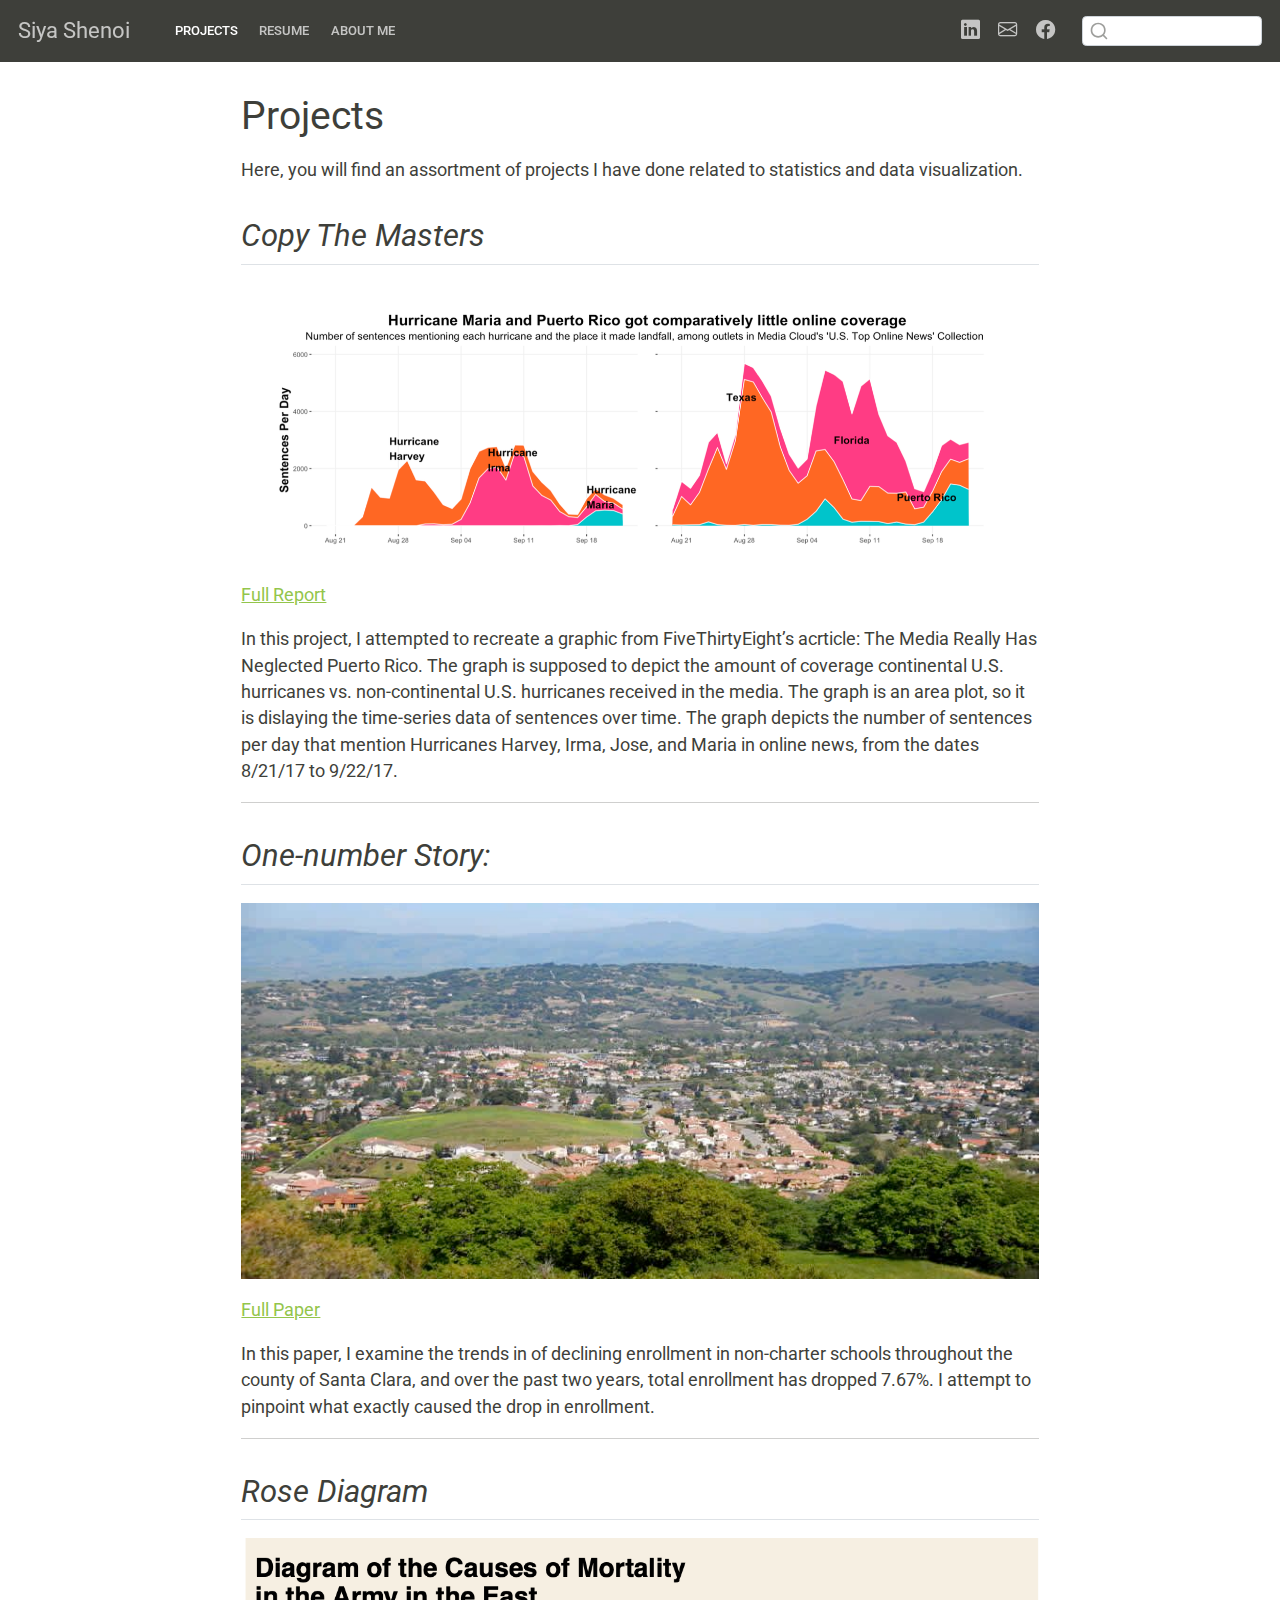
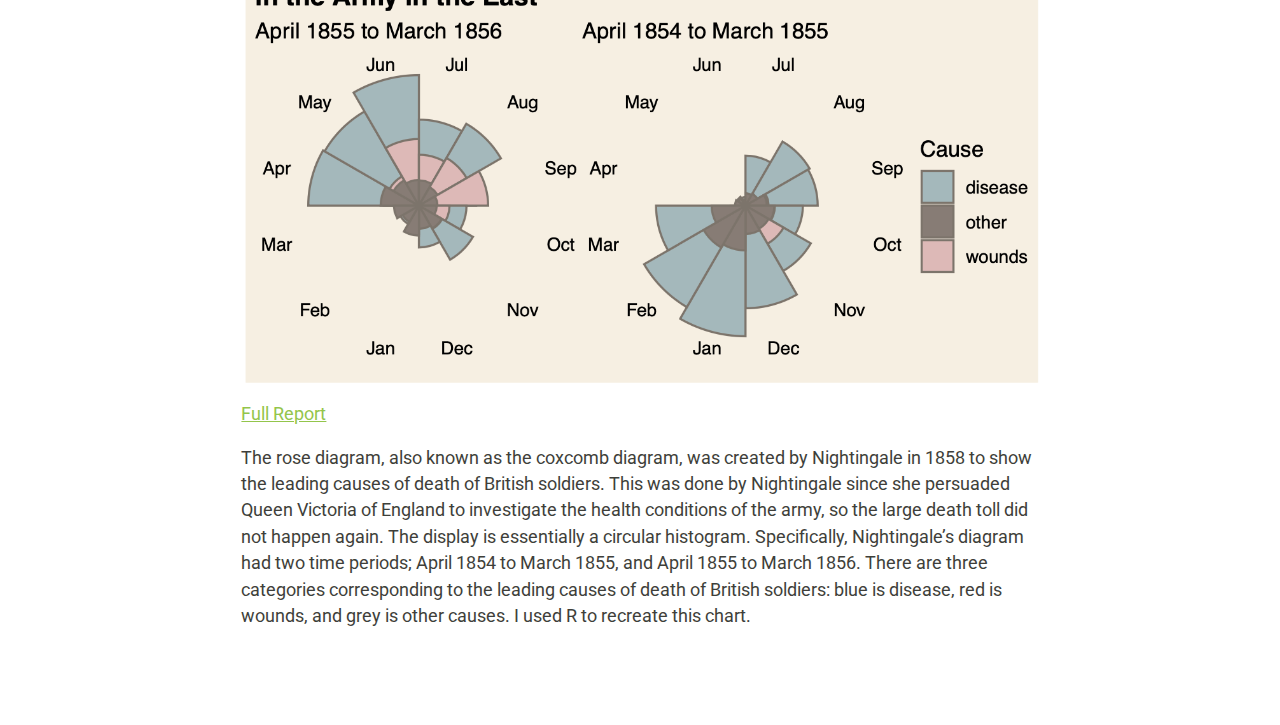
<file: docs/projects/index.html>
<!DOCTYPE html>
<html xmlns="http://www.w3.org/1999/xhtml" lang="en" xml:lang="en"><head>

<meta charset="utf-8">
<meta name="generator" content="quarto-1.2.313">

<meta name="viewport" content="width=device-width, initial-scale=1.0, user-scalable=yes">


<title>Siya Shenoi - Projects</title>
<style>
code{white-space: pre-wrap;}
span.smallcaps{font-variant: small-caps;}
div.columns{display: flex; gap: min(4vw, 1.5em);}
div.column{flex: auto; overflow-x: auto;}
div.hanging-indent{margin-left: 1.5em; text-indent: -1.5em;}
ul.task-list{list-style: none;}
ul.task-list li input[type="checkbox"] {
  width: 0.8em;
  margin: 0 0.8em 0.2em -1.6em;
  vertical-align: middle;
}
</style>


<script src="../site_libs/quarto-nav/quarto-nav.js"></script>
<script src="../site_libs/clipboard/clipboard.min.js"></script>
<script src="../site_libs/quarto-search/autocomplete.umd.js"></script>
<script src="../site_libs/quarto-search/fuse.min.js"></script>
<script src="../site_libs/quarto-search/quarto-search.js"></script>
<meta name="quarto:offset" content="../">
<link href="../heart-fill (1).svg" rel="icon" type="image/svg+xml">
<script src="../site_libs/quarto-html/quarto.js"></script>
<script src="../site_libs/quarto-html/popper.min.js"></script>
<script src="../site_libs/quarto-html/tippy.umd.min.js"></script>
<script src="../site_libs/quarto-html/anchor.min.js"></script>
<link href="../site_libs/quarto-html/tippy.css" rel="stylesheet">
<link href="../site_libs/quarto-html/quarto-syntax-highlighting.css" rel="stylesheet" id="quarto-text-highlighting-styles">
<script src="../site_libs/bootstrap/bootstrap.min.js"></script>
<link href="../site_libs/bootstrap/bootstrap-icons.css" rel="stylesheet">
<link href="../site_libs/bootstrap/bootstrap.min.css" rel="stylesheet" id="quarto-bootstrap" data-mode="light">
<script id="quarto-search-options" type="application/json">{
  "location": "navbar",
  "copy-button": false,
  "collapse-after": 3,
  "panel-placement": "end",
  "type": "textbox",
  "limit": 20,
  "language": {
    "search-no-results-text": "No results",
    "search-matching-documents-text": "matching documents",
    "search-copy-link-title": "Copy link to search",
    "search-hide-matches-text": "Hide additional matches",
    "search-more-match-text": "more match in this document",
    "search-more-matches-text": "more matches in this document",
    "search-clear-button-title": "Clear",
    "search-detached-cancel-button-title": "Cancel",
    "search-submit-button-title": "Submit"
  }
}</script>


</head>

<body class="nav-fixed fullcontent">

<div id="quarto-search-results"></div>
  <header id="quarto-header" class="headroom fixed-top">
    <nav class="navbar navbar-expand-lg navbar-dark ">
      <div class="navbar-container container-fluid">
      <div class="navbar-brand-container">
    <a class="navbar-brand" href="../index.html">
    <span class="navbar-title">Siya Shenoi</span>
    </a>
  </div>
          <button class="navbar-toggler" type="button" data-bs-toggle="collapse" data-bs-target="#navbarCollapse" aria-controls="navbarCollapse" aria-expanded="false" aria-label="Toggle navigation" onclick="if (window.quartoToggleHeadroom) { window.quartoToggleHeadroom(); }">
  <span class="navbar-toggler-icon"></span>
</button>
          <div class="collapse navbar-collapse" id="navbarCollapse">
            <ul class="navbar-nav navbar-nav-scroll me-auto">
  <li class="nav-item">
    <a class="nav-link active" href="../projects/index.html" aria-current="page">
 <span class="menu-text">Projects</span></a>
  </li>  
  <li class="nav-item">
    <a class="nav-link" href="../resume/index.html">
 <span class="menu-text">resume</span></a>
  </li>  
  <li class="nav-item">
    <a class="nav-link" href="../about.html">
 <span class="menu-text">About Me</span></a>
  </li>  
</ul>
            <ul class="navbar-nav navbar-nav-scroll ms-auto">
  <li class="nav-item compact">
    <a class="nav-link" href="https://www.linkedin.com/in/siyashenoi"><i class="bi bi-linkedin" role="img">
</i> 
 <span class="menu-text"></span></a>
  </li>  
  <li class="nav-item compact">
    <a class="nav-link" href="mailto:mail.ssshenoi@calpoly.edu"><i class="bi bi-envelope" role="img" aria-label="email">
</i> 
 <span class="menu-text"></span></a>
  </li>  
  <li class="nav-item compact">
    <a class="nav-link" href="https://www.facebook.com/siya.shenoi.7/"><i class="bi bi-facebook" role="img">
</i> 
 <span class="menu-text"></span></a>
  </li>  
</ul>
              <div id="quarto-search" class="" title="Search"></div>
          </div> <!-- /navcollapse -->
      </div> <!-- /container-fluid -->
    </nav>
</header>
<!-- content -->
<div id="quarto-content" class="quarto-container page-columns page-rows-contents page-layout-article page-navbar">
<!-- sidebar -->
<!-- margin-sidebar -->
    
<!-- main -->
<main class="content" id="quarto-document-content">

<header id="title-block-header" class="quarto-title-block default">
<div class="quarto-title">
<h1 class="title">Projects</h1>
</div>



<div class="quarto-title-meta">

    
  
    
  </div>
  

</header>

<p>Here, you will find an assortment of projects I have done related to statistics and data visualization.</p>
<section id="copy-the-masters" class="level2">
<h2 class="anchored" data-anchor-id="copy-the-masters"><em>Copy The Masters</em></h2>
<p><img src="Screenshot 2023-06-09 at 7.19.58 PM.png" style="height: 100%; width: 100%; object-fit: contain"></p>
<p><a href="https://app.luminpdf.com/viewer/6484177785daea0628fd0001" target="_blank">Full Report</a></p>
<p>In this project, I attempted to recreate a graphic from FiveThirtyEight’s acrticle: The Media Really Has Neglected Puerto Rico. The graph is supposed to depict the amount of coverage continental U.S. hurricanes vs.&nbsp;non-continental U.S. hurricanes received in the media. The graph is an area plot, so it is dislaying the time-series data of sentences over time. The graph depicts the number of sentences per day that mention Hurricanes Harvey, Irma, Jose, and Maria in online news, from the dates 8/21/17 to 9/22/17.</p>
<hr>
</section>
<section id="one-number-story" class="level2">
<h2 class="anchored" data-anchor-id="one-number-story"><em>One-number Story:</em></h2>
<p><img src="Santa-Clara-County.jpg" style="height: 100%; width: 100%; object-fit: contain"></p>
<p><a href="https://docs.google.com/document/d/14A3SddvCw8xrXrUSGgHEv2TWs2urB0Oi5I6SU6ubyJs/edit">Full Paper</a></p>
<p>In this paper, I examine the trends in of declining enrollment in non-charter schools throughout the county of Santa Clara, and over the past two years, total enrollment has dropped 7.67%. I attempt to pinpoint what exactly caused the drop in enrollment.</p>
<hr>
</section>
<section id="rose-diagram" class="level2">
<h2 class="anchored" data-anchor-id="rose-diagram"><em>Rose Diagram</em></h2>
<p><img src="Screenshot 2023-06-09 at 7.16.53 PM.png" style="height: 100%; width: 100%; object-fit: contain"></p>
<p><a href="https://app.luminpdf.com/viewer/6484171585daea0628fcf5cfhttps://app.luminpdf.com/viewer/6484171585daea0628fcf5cf" target="_blank">Full Report</a></p>
<p>The rose diagram, also known as the coxcomb diagram, was created by Nightingale in 1858 to show the leading causes of death of British soldiers. This was done by Nightingale since she persuaded Queen Victoria of England to investigate the health conditions of the army, so the large death toll did not happen again. The display is essentially a circular histogram. Specifically, Nightingale’s diagram had two time periods; April 1854 to March 1855, and April 1855 to March 1856. There are three categories corresponding to the leading causes of death of British soldiers: blue is disease, red is wounds, and grey is other causes. I used R to recreate this chart.</p>


</section>

</main> <!-- /main -->
<script id="quarto-html-after-body" type="application/javascript">
window.document.addEventListener("DOMContentLoaded", function (event) {
  const toggleBodyColorMode = (bsSheetEl) => {
    const mode = bsSheetEl.getAttribute("data-mode");
    const bodyEl = window.document.querySelector("body");
    if (mode === "dark") {
      bodyEl.classList.add("quarto-dark");
      bodyEl.classList.remove("quarto-light");
    } else {
      bodyEl.classList.add("quarto-light");
      bodyEl.classList.remove("quarto-dark");
    }
  }
  const toggleBodyColorPrimary = () => {
    const bsSheetEl = window.document.querySelector("link#quarto-bootstrap");
    if (bsSheetEl) {
      toggleBodyColorMode(bsSheetEl);
    }
  }
  toggleBodyColorPrimary();  
  const icon = "";
  const anchorJS = new window.AnchorJS();
  anchorJS.options = {
    placement: 'right',
    icon: icon
  };
  anchorJS.add('.anchored');
  const clipboard = new window.ClipboardJS('.code-copy-button', {
    target: function(trigger) {
      return trigger.previousElementSibling;
    }
  });
  clipboard.on('success', function(e) {
    // button target
    const button = e.trigger;
    // don't keep focus
    button.blur();
    // flash "checked"
    button.classList.add('code-copy-button-checked');
    var currentTitle = button.getAttribute("title");
    button.setAttribute("title", "Copied!");
    let tooltip;
    if (window.bootstrap) {
      button.setAttribute("data-bs-toggle", "tooltip");
      button.setAttribute("data-bs-placement", "left");
      button.setAttribute("data-bs-title", "Copied!");
      tooltip = new bootstrap.Tooltip(button, 
        { trigger: "manual", 
          customClass: "code-copy-button-tooltip",
          offset: [0, -8]});
      tooltip.show();    
    }
    setTimeout(function() {
      if (tooltip) {
        tooltip.hide();
        button.removeAttribute("data-bs-title");
        button.removeAttribute("data-bs-toggle");
        button.removeAttribute("data-bs-placement");
      }
      button.setAttribute("title", currentTitle);
      button.classList.remove('code-copy-button-checked');
    }, 1000);
    // clear code selection
    e.clearSelection();
  });
  function tippyHover(el, contentFn) {
    const config = {
      allowHTML: true,
      content: contentFn,
      maxWidth: 500,
      delay: 100,
      arrow: false,
      appendTo: function(el) {
          return el.parentElement;
      },
      interactive: true,
      interactiveBorder: 10,
      theme: 'quarto',
      placement: 'bottom-start'
    };
    window.tippy(el, config); 
  }
  const noterefs = window.document.querySelectorAll('a[role="doc-noteref"]');
  for (var i=0; i<noterefs.length; i++) {
    const ref = noterefs[i];
    tippyHover(ref, function() {
      // use id or data attribute instead here
      let href = ref.getAttribute('data-footnote-href') || ref.getAttribute('href');
      try { href = new URL(href).hash; } catch {}
      const id = href.replace(/^#\/?/, "");
      const note = window.document.getElementById(id);
      return note.innerHTML;
    });
  }
  const findCites = (el) => {
    const parentEl = el.parentElement;
    if (parentEl) {
      const cites = parentEl.dataset.cites;
      if (cites) {
        return {
          el,
          cites: cites.split(' ')
        };
      } else {
        return findCites(el.parentElement)
      }
    } else {
      return undefined;
    }
  };
  var bibliorefs = window.document.querySelectorAll('a[role="doc-biblioref"]');
  for (var i=0; i<bibliorefs.length; i++) {
    const ref = bibliorefs[i];
    const citeInfo = findCites(ref);
    if (citeInfo) {
      tippyHover(citeInfo.el, function() {
        var popup = window.document.createElement('div');
        citeInfo.cites.forEach(function(cite) {
          var citeDiv = window.document.createElement('div');
          citeDiv.classList.add('hanging-indent');
          citeDiv.classList.add('csl-entry');
          var biblioDiv = window.document.getElementById('ref-' + cite);
          if (biblioDiv) {
            citeDiv.innerHTML = biblioDiv.innerHTML;
          }
          popup.appendChild(citeDiv);
        });
        return popup.innerHTML;
      });
    }
  }
});
</script>
</div> <!-- /content -->



</body></html>
</file>
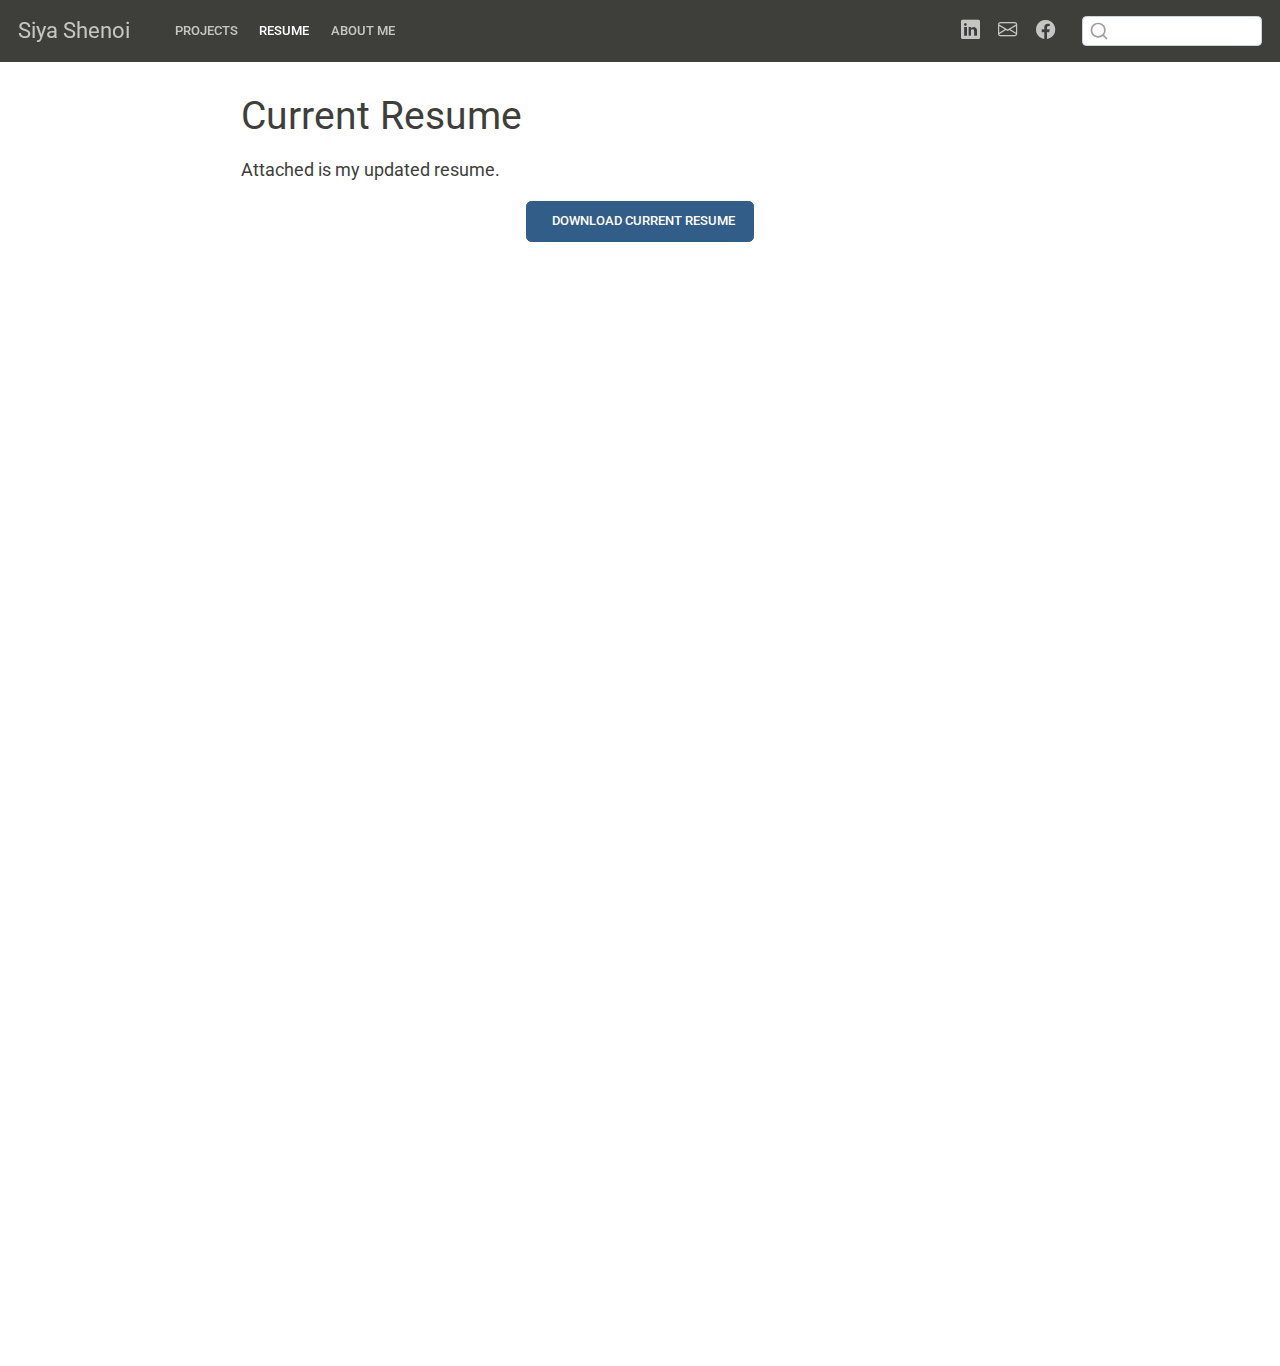
<file: docs/resume/index.html>
<!DOCTYPE html>
<html xmlns="http://www.w3.org/1999/xhtml" lang="en" xml:lang="en"><head>
<meta http-equiv="Content-Type" content="text/html; charset=UTF-8">
<meta charset="utf-8">
<meta name="generator" content="quarto-1.2.313">
<meta name="viewport" content="width=device-width, initial-scale=1.0, user-scalable=yes">
<title>Siya Shenoi - Current Resume</title>
<style>
code{white-space: pre-wrap;}
span.smallcaps{font-variant: small-caps;}
div.columns{display: flex; gap: min(4vw, 1.5em);}
div.column{flex: auto; overflow-x: auto;}
div.hanging-indent{margin-left: 1.5em; text-indent: -1.5em;}
ul.task-list{list-style: none;}
ul.task-list li input[type="checkbox"] {
  width: 0.8em;
  margin: 0 0.8em 0.2em -1.6em;
  vertical-align: middle;
}
</style>

<script src="../site_libs/quarto-nav/quarto-nav.js"></script>
<script src="../site_libs/clipboard/clipboard.min.js"></script>
<script src="../site_libs/quarto-search/autocomplete.umd.js"></script>
<script src="../site_libs/quarto-search/fuse.min.js"></script>
<script src="../site_libs/quarto-search/quarto-search.js"></script>
<meta name="quarto:offset" content="../">
<link href="../heart-fill (1).svg" rel="icon" type="image/svg+xml">
<script src="../site_libs/quarto-html/quarto.js"></script>
<script src="../site_libs/quarto-html/popper.min.js"></script>
<script src="../site_libs/quarto-html/tippy.umd.min.js"></script>
<script src="../site_libs/quarto-html/anchor.min.js"></script>
<link href="../site_libs/quarto-html/tippy.css" rel="stylesheet">
<link href="../site_libs/quarto-html/quarto-syntax-highlighting.css" rel="stylesheet" id="quarto-text-highlighting-styles">
<script src="../site_libs/bootstrap/bootstrap.min.js"></script>
<link href="../site_libs/bootstrap/bootstrap-icons.css" rel="stylesheet">
<link href="../site_libs/bootstrap/bootstrap.min.css" rel="stylesheet" id="quarto-bootstrap" data-mode="light"><script id="quarto-search-options" type="application/json">{
  "location": "navbar",
  "copy-button": false,
  "collapse-after": 3,
  "panel-placement": "end",
  "type": "textbox",
  "limit": 20,
  "language": {
    "search-no-results-text": "No results",
    "search-matching-documents-text": "matching documents",
    "search-copy-link-title": "Copy link to search",
    "search-hide-matches-text": "Hide additional matches",
    "search-more-match-text": "more match in this document",
    "search-more-matches-text": "more matches in this document",
    "search-clear-button-title": "Clear",
    "search-detached-cancel-button-title": "Cancel",
    "search-submit-button-title": "Submit"
  }
}</script>
</head>
<body class="nav-fixed fullcontent">

<div id="quarto-search-results"></div>
  <header id="quarto-header" class="headroom fixed-top"><nav class="navbar navbar-expand-lg navbar-dark "><div class="navbar-container container-fluid">
      <div class="navbar-brand-container">
    <a class="navbar-brand" href="../index.html">
    <span class="navbar-title">Siya Shenoi</span>
    </a>
  </div>
          <button class="navbar-toggler" type="button" data-bs-toggle="collapse" data-bs-target="#navbarCollapse" aria-controls="navbarCollapse" aria-expanded="false" aria-label="Toggle navigation" onclick="if (window.quartoToggleHeadroom) { window.quartoToggleHeadroom(); }">
  <span class="navbar-toggler-icon"></span>
</button>
          <div class="collapse navbar-collapse" id="navbarCollapse">
            <ul class="navbar-nav navbar-nav-scroll me-auto">
<li class="nav-item">
    <a class="nav-link" href="../projects/index.html">
 <span class="menu-text">Projects</span></a>
  </li>  
  <li class="nav-item">
    <a class="nav-link active" href="../resume/index.html" aria-current="page">
 <span class="menu-text">resume</span></a>
  </li>  
  <li class="nav-item">
    <a class="nav-link" href="../about.html">
 <span class="menu-text">About Me</span></a>
  </li>  
</ul>
<ul class="navbar-nav navbar-nav-scroll ms-auto">
<li class="nav-item compact">
    <a class="nav-link" href="https://www.linkedin.com/in/siyashenoi"><i class="bi bi-linkedin" role="img">
</i> 
 <span class="menu-text"></span></a>
  </li>  
  <li class="nav-item compact">
    <a class="nav-link" href="mailto:mail.ssshenoi@calpoly.edu"><i class="bi bi-envelope" role="img" aria-label="email">
</i> 
 <span class="menu-text"></span></a>
  </li>  
  <li class="nav-item compact">
    <a class="nav-link" href="https://www.facebook.com/siya.shenoi.7/"><i class="bi bi-facebook" role="img">
</i> 
 <span class="menu-text"></span></a>
  </li>  
</ul>
<div id="quarto-search" class="" title="Search"></div>
          </div> <!-- /navcollapse -->
      </div> <!-- /container-fluid -->
    </nav></header><!-- content --><div id="quarto-content" class="quarto-container page-columns page-rows-contents page-layout-article page-navbar">
<!-- sidebar -->
<!-- margin-sidebar -->
    
<!-- main -->
<main class="content" id="quarto-document-content"><header id="title-block-header" class="quarto-title-block default"><div class="quarto-title">
<h1 class="title">Current Resume</h1>
</div>



<div class="quarto-title-meta">

    
  
    
  </div>
  

</header><p>Attached is my updated resume.</p>
<div class="cell">
<style type="text/css">
.embed-container {
    position: relative;
    padding-bottom: 129%;
    height: 0;
    overflow: hidden;
    max-width: 100%;
}
.embed-container iframe,
.embed-container object,
.embed-container embed {
    position: absolute;
    top: 0;
    left: 0;
    width: 100%;
    height: 100%;
}
</style>
</div>
<p class="text-center">
  <a class="btn btn-primary btn-lg cv-download" href="SiyaShenoi_Resume.pdf" target="_blank">
    <i class="fa-solid fa-file-arrow-down"></i> Download current Resume
  </a>
</p>
<div class="embed-container">
  <iframe src="SiyaShenoi_Resume.pdf" style="border: 0.5px"></iframe>
</div>



</main><!-- /main --><script id="quarto-html-after-body" type="application/javascript">
window.document.addEventListener("DOMContentLoaded", function (event) {
  const toggleBodyColorMode = (bsSheetEl) => {
    const mode = bsSheetEl.getAttribute("data-mode");
    const bodyEl = window.document.querySelector("body");
    if (mode === "dark") {
      bodyEl.classList.add("quarto-dark");
      bodyEl.classList.remove("quarto-light");
    } else {
      bodyEl.classList.add("quarto-light");
      bodyEl.classList.remove("quarto-dark");
    }
  }
  const toggleBodyColorPrimary = () => {
    const bsSheetEl = window.document.querySelector("link#quarto-bootstrap");
    if (bsSheetEl) {
      toggleBodyColorMode(bsSheetEl);
    }
  }
  toggleBodyColorPrimary();  
  const icon = "";
  const anchorJS = new window.AnchorJS();
  anchorJS.options = {
    placement: 'right',
    icon: icon
  };
  anchorJS.add('.anchored');
  const clipboard = new window.ClipboardJS('.code-copy-button', {
    target: function(trigger) {
      return trigger.previousElementSibling;
    }
  });
  clipboard.on('success', function(e) {
    // button target
    const button = e.trigger;
    // don't keep focus
    button.blur();
    // flash "checked"
    button.classList.add('code-copy-button-checked');
    var currentTitle = button.getAttribute("title");
    button.setAttribute("title", "Copied!");
    let tooltip;
    if (window.bootstrap) {
      button.setAttribute("data-bs-toggle", "tooltip");
      button.setAttribute("data-bs-placement", "left");
      button.setAttribute("data-bs-title", "Copied!");
      tooltip = new bootstrap.Tooltip(button, 
        { trigger: "manual", 
          customClass: "code-copy-button-tooltip",
          offset: [0, -8]});
      tooltip.show();    
    }
    setTimeout(function() {
      if (tooltip) {
        tooltip.hide();
        button.removeAttribute("data-bs-title");
        button.removeAttribute("data-bs-toggle");
        button.removeAttribute("data-bs-placement");
      }
      button.setAttribute("title", currentTitle);
      button.classList.remove('code-copy-button-checked');
    }, 1000);
    // clear code selection
    e.clearSelection();
  });
  function tippyHover(el, contentFn) {
    const config = {
      allowHTML: true,
      content: contentFn,
      maxWidth: 500,
      delay: 100,
      arrow: false,
      appendTo: function(el) {
          return el.parentElement;
      },
      interactive: true,
      interactiveBorder: 10,
      theme: 'quarto',
      placement: 'bottom-start'
    };
    window.tippy(el, config); 
  }
  const noterefs = window.document.querySelectorAll('a[role="doc-noteref"]');
  for (var i=0; i<noterefs.length; i++) {
    const ref = noterefs[i];
    tippyHover(ref, function() {
      // use id or data attribute instead here
      let href = ref.getAttribute('data-footnote-href') || ref.getAttribute('href');
      try { href = new URL(href).hash; } catch {}
      const id = href.replace(/^#\/?/, "");
      const note = window.document.getElementById(id);
      return note.innerHTML;
    });
  }
  const findCites = (el) => {
    const parentEl = el.parentElement;
    if (parentEl) {
      const cites = parentEl.dataset.cites;
      if (cites) {
        return {
          el,
          cites: cites.split(' ')
        };
      } else {
        return findCites(el.parentElement)
      }
    } else {
      return undefined;
    }
  };
  var bibliorefs = window.document.querySelectorAll('a[role="doc-biblioref"]');
  for (var i=0; i<bibliorefs.length; i++) {
    const ref = bibliorefs[i];
    const citeInfo = findCites(ref);
    if (citeInfo) {
      tippyHover(citeInfo.el, function() {
        var popup = window.document.createElement('div');
        citeInfo.cites.forEach(function(cite) {
          var citeDiv = window.document.createElement('div');
          citeDiv.classList.add('hanging-indent');
          citeDiv.classList.add('csl-entry');
          var biblioDiv = window.document.getElementById('ref-' + cite);
          if (biblioDiv) {
            citeDiv.innerHTML = biblioDiv.innerHTML;
          }
          popup.appendChild(citeDiv);
        });
        return popup.innerHTML;
      });
    }
  }
});
</script>
</div> <!-- /content -->



</body></html>
</file>
<file: docs/site_libs/quarto-html/tippy.css>
.tippy-box[data-animation=fade][data-state=hidden]{opacity:0}[data-tippy-root]{max-width:calc(100vw - 10px)}.tippy-box{position:relative;background-color:#333;color:#fff;border-radius:4px;font-size:14px;line-height:1.4;white-space:normal;outline:0;transition-property:transform,visibility,opacity}.tippy-box[data-placement^=top]>.tippy-arrow{bottom:0}.tippy-box[data-placement^=top]>.tippy-arrow:before{bottom:-7px;left:0;border-width:8px 8px 0;border-top-color:initial;transform-origin:center top}.tippy-box[data-placement^=bottom]>.tippy-arrow{top:0}.tippy-box[data-placement^=bottom]>.tippy-arrow:before{top:-7px;left:0;border-width:0 8px 8px;border-bottom-color:initial;transform-origin:center bottom}.tippy-box[data-placement^=left]>.tippy-arrow{right:0}.tippy-box[data-placement^=left]>.tippy-arrow:before{border-width:8px 0 8px 8px;border-left-color:initial;right:-7px;transform-origin:center left}.tippy-box[data-placement^=right]>.tippy-arrow{left:0}.tippy-box[data-placement^=right]>.tippy-arrow:before{left:-7px;border-width:8px 8px 8px 0;border-right-color:initial;transform-origin:center right}.tippy-box[data-inertia][data-state=visible]{transition-timing-function:cubic-bezier(.54,1.5,.38,1.11)}.tippy-arrow{width:16px;height:16px;color:#333}.tippy-arrow:before{content:"";position:absolute;border-color:transparent;border-style:solid}.tippy-content{position:relative;padding:5px 9px;z-index:1}
</file>
<file: docs/site_libs/quarto-html/quarto-syntax-highlighting.css>
/* quarto syntax highlight colors */
:root {
  --quarto-hl-ot-color: #003B4F;
  --quarto-hl-at-color: #657422;
  --quarto-hl-ss-color: #20794D;
  --quarto-hl-an-color: #5E5E5E;
  --quarto-hl-fu-color: #4758AB;
  --quarto-hl-st-color: #20794D;
  --quarto-hl-cf-color: #003B4F;
  --quarto-hl-op-color: #5E5E5E;
  --quarto-hl-er-color: #AD0000;
  --quarto-hl-bn-color: #AD0000;
  --quarto-hl-al-color: #AD0000;
  --quarto-hl-va-color: #111111;
  --quarto-hl-bu-color: inherit;
  --quarto-hl-ex-color: inherit;
  --quarto-hl-pp-color: #AD0000;
  --quarto-hl-in-color: #5E5E5E;
  --quarto-hl-vs-color: #20794D;
  --quarto-hl-wa-color: #5E5E5E;
  --quarto-hl-do-color: #5E5E5E;
  --quarto-hl-im-color: #00769E;
  --quarto-hl-ch-color: #20794D;
  --quarto-hl-dt-color: #AD0000;
  --quarto-hl-fl-color: #AD0000;
  --quarto-hl-co-color: #5E5E5E;
  --quarto-hl-cv-color: #5E5E5E;
  --quarto-hl-cn-color: #8f5902;
  --quarto-hl-sc-color: #5E5E5E;
  --quarto-hl-dv-color: #AD0000;
  --quarto-hl-kw-color: #003B4F;
}

/* other quarto variables */
:root {
  --quarto-font-monospace: SFMono-Regular, Menlo, Monaco, Consolas, "Liberation Mono", "Courier New", monospace;
}

pre > code.sourceCode > span {
  color: #003B4F;
}

code span {
  color: #003B4F;
}

code.sourceCode > span {
  color: #003B4F;
}

div.sourceCode,
div.sourceCode pre.sourceCode {
  color: #003B4F;
}

code span.ot {
  color: #003B4F;
}

code span.at {
  color: #657422;
}

code span.ss {
  color: #20794D;
}

code span.an {
  color: #5E5E5E;
}

code span.fu {
  color: #4758AB;
}

code span.st {
  color: #20794D;
}

code span.cf {
  color: #003B4F;
}

code span.op {
  color: #5E5E5E;
}

code span.er {
  color: #AD0000;
}

code span.bn {
  color: #AD0000;
}

code span.al {
  color: #AD0000;
}

code span.va {
  color: #111111;
}

code span.pp {
  color: #AD0000;
}

code span.in {
  color: #5E5E5E;
}

code span.vs {
  color: #20794D;
}

code span.wa {
  color: #5E5E5E;
  font-style: italic;
}

code span.do {
  color: #5E5E5E;
  font-style: italic;
}

code span.im {
  color: #00769E;
}

code span.ch {
  color: #20794D;
}

code span.dt {
  color: #AD0000;
}

code span.fl {
  color: #AD0000;
}

code span.co {
  color: #5E5E5E;
}

code span.cv {
  color: #5E5E5E;
  font-style: italic;
}

code span.cn {
  color: #8f5902;
}

code span.sc {
  color: #5E5E5E;
}

code span.dv {
  color: #AD0000;
}

code span.kw {
  color: #003B4F;
}

.prevent-inlining {
  content: "</";
}

/*# sourceMappingURL=debc5d5d77c3f9108843748ff7464032.css.map */
</file>
